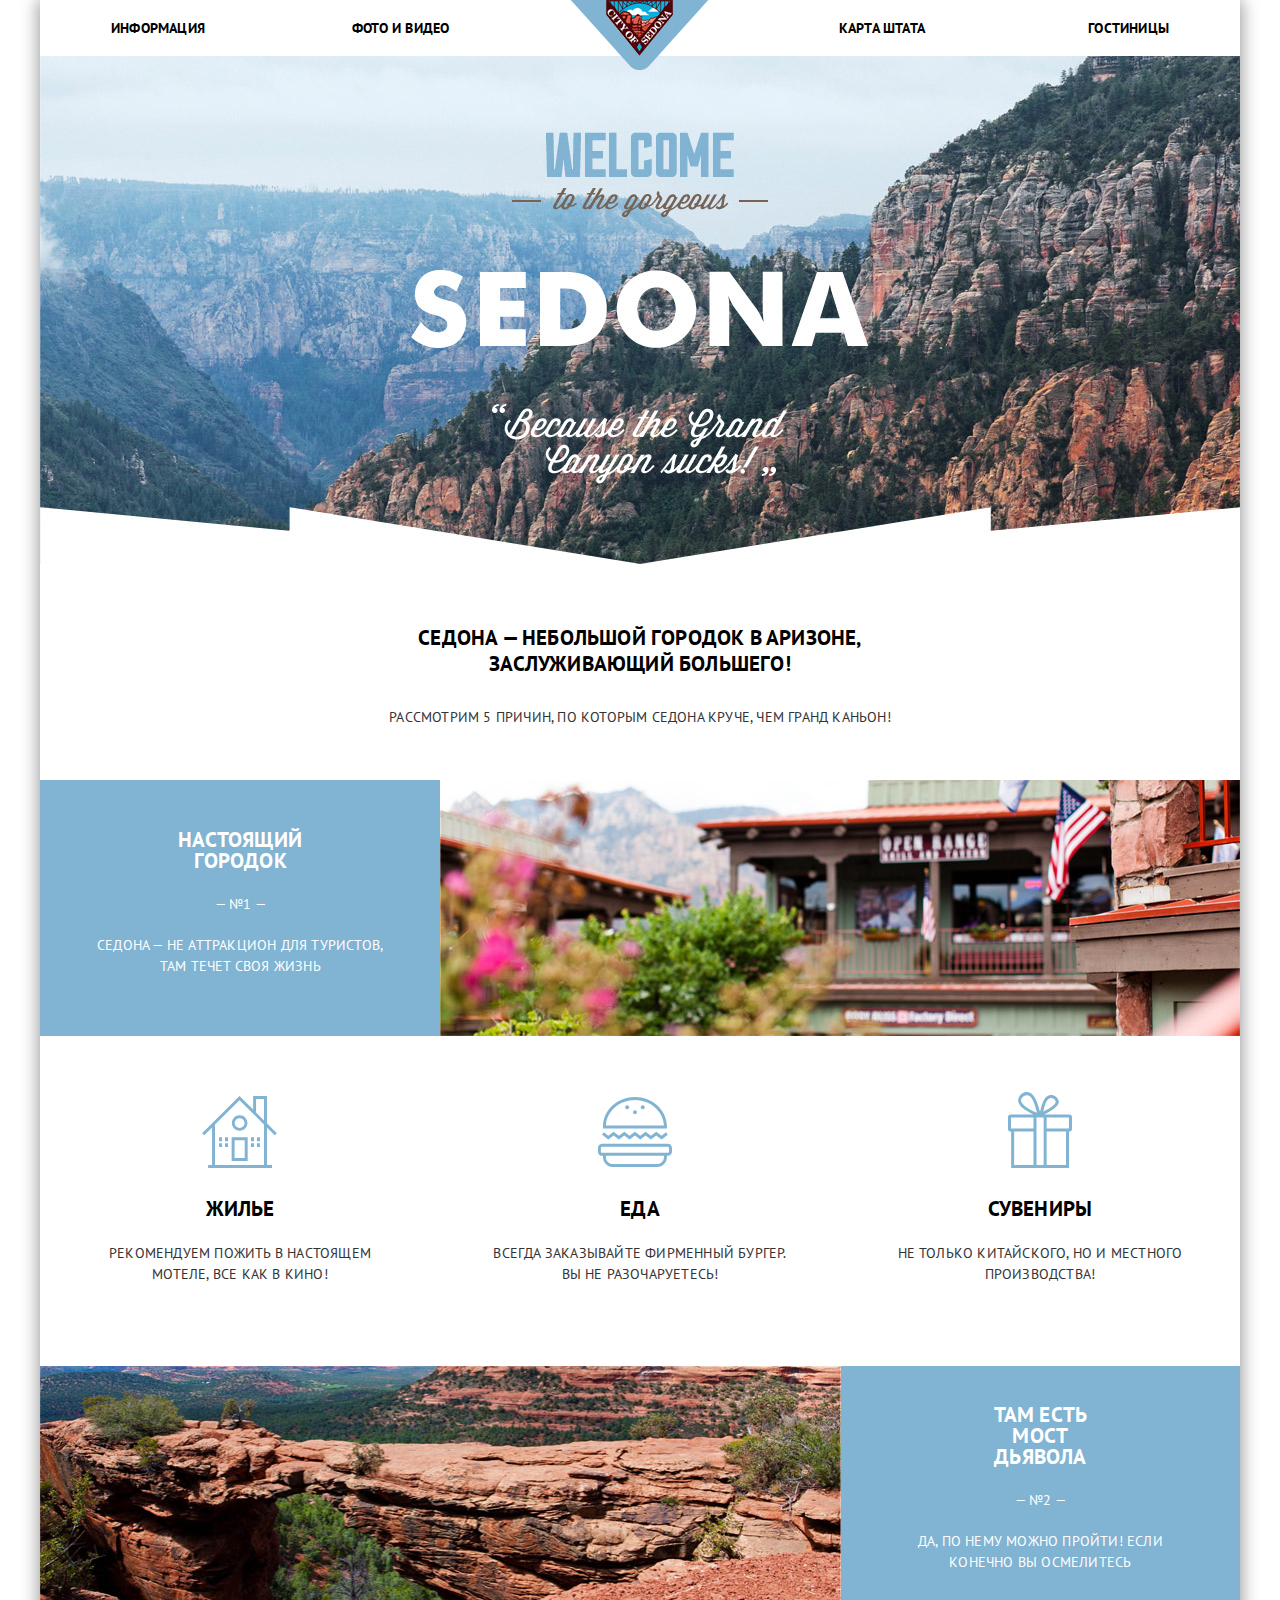
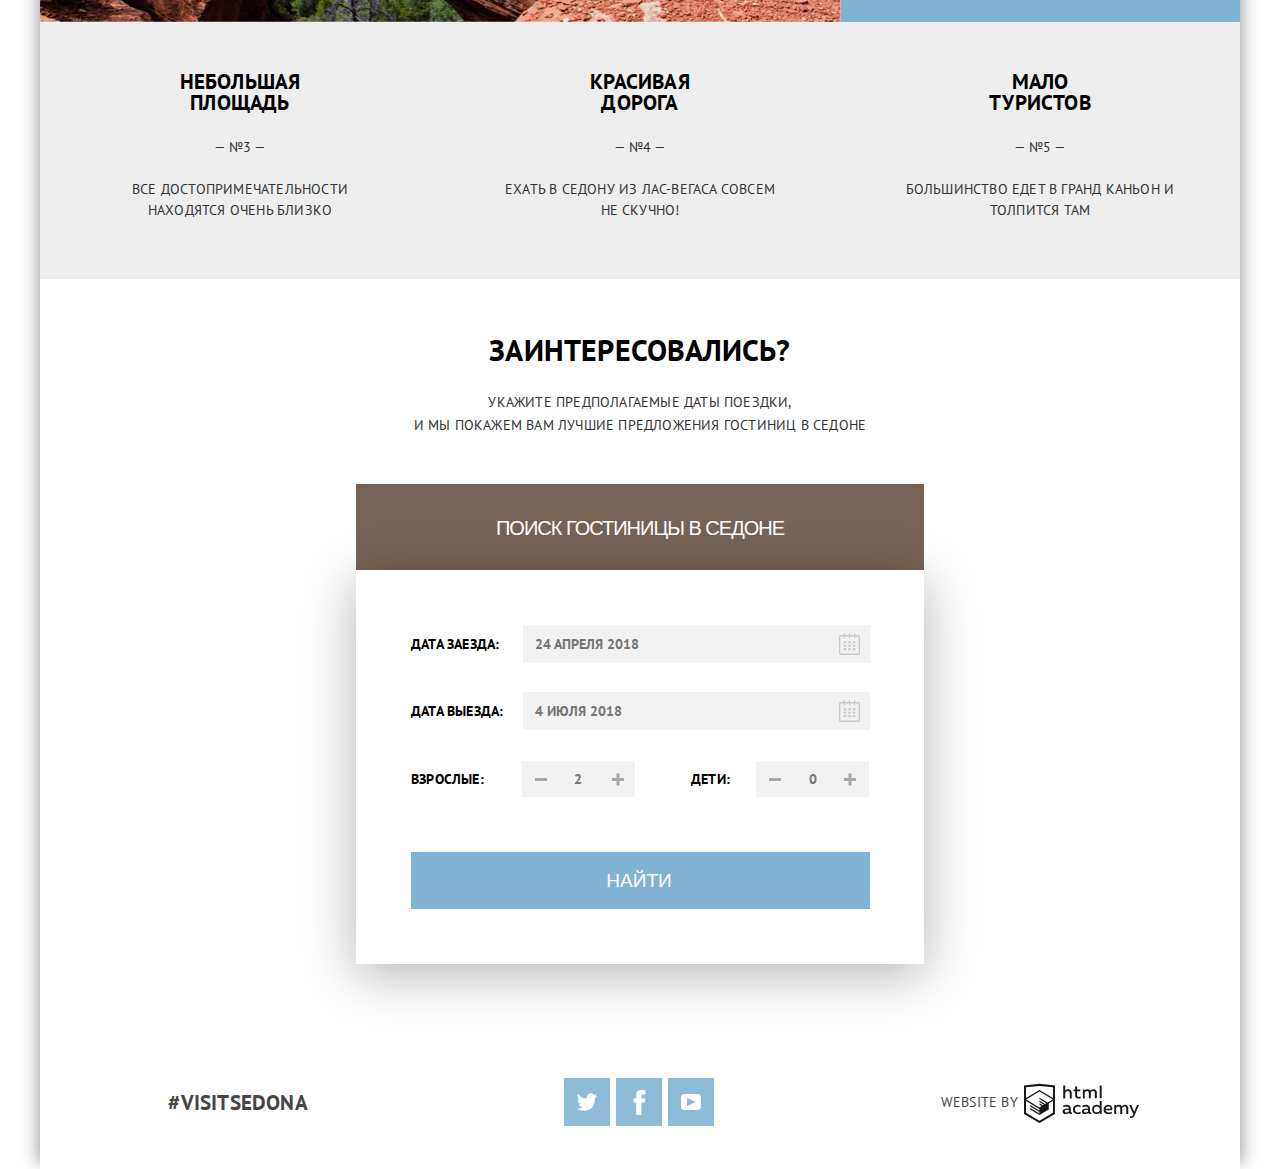
<file: index.html>
<!DOCTYPE html>
<html lang="ru">

  <head>
    <meta charset="utf-8">
    <title>HTML Academy: Седона</title>
	<link href="https://fonts.googleapis.com/css?family=PT+Sans:400,700&amp;subset=cyrillic" rel="stylesheet">
	<link href="css/normalize.css" rel="stylesheet">
	<link href="css/style.css" rel="stylesheet">
<!--	<script src="../500793-sedona/js/script.js"></script>-->
  </head>

  <body class="container">
	  <div class="main-wrapper-shadow">
      <header class="main-header">
			<nav class="main-navigation">
	<!--                Логотип c cсылкой ведущей на главную страницу-->
				<a class="main-header-logo" href="index.html">
					<img src="img/logo.png" alt="Лого">

				</a>
	<!--                Панель навигации в классы-->
				<div class="site-navigation-wrapper">
					<ul class="site-navigation">
						<li> <a href="info.html">Информация</a></li>
						<li> <a href="media.html">Фото и видео</a></li>
						<li> <a href="state-map.html">Карта штата</a></li>
						<li> <a href="inner.html">Гостиницы</a></li>
					</ul>
					</div>
			</nav>
      </header>
<!--             	   Контент гланой страницы-->
      <main class="container">

        <h1 class="visually-hidden">Добро пожаловать в Седону!</h1>
<!--                    Контентное изображение города Седона-->
		<div class="main-picture">
        </div>
<!--		  				Заголовок-->
		 <section class="features-title">
		 	<h2 class="title">Cедона — небольшой городок в Аризоне, Заслуживающий большего!</h2>
         	<p class="title-items">Рассмотрим 5 причин, по которым Седона круче, чем Гранд Каньон!</p>
		 </section>
<!--		 			1 Синий блок с описанием-->
		<div class="blue-block-wrapper">
		<div class="blue-feature-block">
			<h2 class="white-title">Настоящий городок</h2>
			<p> — №1 — </p>
			<p>Седона — не аттракцион для туристов, там течет своя жизнь</p>
		</div>
<!--		  				Изображение 1 блока-->
		<div class="photo-city">
		  <img src="img/city_photo.jpg" width="800" height="256" alt="Город">
		</div>
		</div>

		  <section class="advices">
			  <div class="advices-item">
				  <h3 class="black-title-advices">Жилье</h3>
				  <p>Рекомендуем пожить в настоящем мотеле, все как в кино!</p>
			  </div>
			  <div class="advices-item">
				  <h3 class="black-title-advices">Еда</h3>
				  <p>Всегда заказывайте фирменный бургер. Вы не разочаруетесь!</p>
			  </div>
			  <div class="advices-item">
				  <h3 class="black-title-advices">Сувениры</h3>
				  <p>Не только китайского, но и местного производства!</p>
			  </div>
		  </section>

<!--		 				2 Синий блок с описанием-->
		<div class="blue-block-wrapper">
			<!--		  				Изображение 2 блока-->
		<div class="photo-bridge">
		  <img src="img/bridge_photo.jpg" width="800" height="256" alt="Мост">
		</div>
<!--									Синий Блок-->
		<div class="blue-feature-block">
			<h2 class="white-title">Там есть мост дьявола</h2>
			<p> — №2 — </p>
			<p>Да, По нему можно пройти! Если конечно вы осмелитесь</p>
		</div>

		</div>
<!--		 				Секция последних трех преимуществ -->
		  <section class="gray-feature-block">
		  	<div class="gray-block">
				<h3 class="black-title-gray">Небольшая площадь</h3>
				<p>— №3 — </p>
                <p>Все достопримечательности находятся очень близко</p>
			</div>
			<div class="gray-block">
				<h3 class="black-title-gray">Красивая дорога</h3>
				<p>— №4 — </p>
                <p>Ехать в Седону из Лас-вегаса совсем не скучно!</p>
			</div>
			<div class="gray-block">
				<h3 class="black-title-gray">Мало туристов</h3>
				<p>— №5 — </p>
                <p>Большинство едет в Гранд Каньон и толпится там</p>
			</div>
		  </section>

<!--                      Блок поиска гостиницы-->
    <section class="search-hotels">
        <h3 class="search-black-title">Заинтересовались?</h3>
        <p>Укажите предполагаемые даты поездки,<br>и мы покажем вам лучшие предложения гостиниц в Седоне</p>
    </section>
		  <div class="search-button-wrapper">
		  <button class="search-button" value="Поиск гостиницы в Седоне">Поиск гостиницы в Седоне</button>
		  </div>
		  <!--             		  Изображение карты внизу-->
    <div class="map-photo">
		<section class="modal modal-search">
		<h2 class="visually-hidden">Модальное окно</h2>
        <form class="search-form" action="https://echo.htmlacademy.ru" method="post">
				<p class="search-form-in">
					<label for="in">Дата заезда:</label>
					<input class="check-in-date" type="text" name="in" id="in" placeholder="24 апреля 2018" required>
					<span class="svg-calendar">
						<svg xmlns="http://www.w3.org/2000/svg" width="21" height="22" viewBox="0 0 21 22"><path d="M19.25 2.02H16.4V.65c0-.38-.3-.7-.65-.7-.36 0-.66.32-.66.7v1.38h-3.94V.65c0-.38-.3-.7-.66-.7-.36 0-.66.32-.66.7v1.38H5.9V.65c0-.38-.3-.7-.65-.7-.36 0-.66.32-.66.7v1.38H1.74C.78 2.03 0 2.85 0 3.86v16.3C0 21.18.78 22 1.75 22h17.5c.97 0 1.75-.82 1.75-1.84V3.86c0-1-.78-1.83-1.75-1.83zm.44 18.14c0 .26-.2.46-.45.46H1.75c-.24 0-.44-.2-.44-.46V3.86c0-.25.2-.46.45-.46H4.6v1.38c0 .38.3.7.65.7.36 0 .66-.32.66-.7V3.4h3.94v1.38c0 .38.3.7.66.7.36 0 .66-.32.66-.7V3.4h3.93v1.38c0 .38.3.7.65.7.36 0 .66-.32.66-.7V3.4h2.85c.24 0 .44.2.44.46v16.3z"/><path d="M4.6 8.22H7.2v2.07H4.6zM4.6 11.67H7.2v2.07H4.6zM4.6 15.1H7.2v2.08H4.6zM9.2 15.1h2.62v2.08H9.2zM9.2 11.67h2.62v2.07H9.2zM9.2 8.22h2.62v2.07H9.2zM13.78 15.1h2.63v2.08H13.8zM13.78 11.67h2.63v2.07H13.8zM13.78 8.22h2.63v2.07H13.8z"/>
						</svg>
					</span>

				</p>




				<p class="search-form-out">
					<label for="out">Дата выезда:</label>
					<input class="check-out-date" type="text" name="out" id="out" placeholder="4 июля 2018" required>

						<span class="svg-calendar">
								<svg xmlns="http://www.w3.org/2000/svg" width="21" height="22" viewBox="0 0 21 22"><path d="M19.25 2.02H16.4V.65c0-.38-.3-.7-.65-.7-.36 0-.66.32-.66.7v1.38h-3.94V.65c0-.38-.3-.7-.66-.7-.36 0-.66.32-.66.7v1.38H5.9V.65c0-.38-.3-.7-.65-.7-.36 0-.66.32-.66.7v1.38H1.74C.78 2.03 0 2.85 0 3.86v16.3C0 21.18.78 22 1.75 22h17.5c.97 0 1.75-.82 1.75-1.84V3.86c0-1-.78-1.83-1.75-1.83zm.44 18.14c0 .26-.2.46-.45.46H1.75c-.24 0-.44-.2-.44-.46V3.86c0-.25.2-.46.45-.46H4.6v1.38c0 .38.3.7.65.7.36 0 .66-.32.66-.7V3.4h3.94v1.38c0 .38.3.7.66.7.36 0 .66-.32.66-.7V3.4h3.93v1.38c0 .38.3.7.65.7.36 0 .66-.32.66-.7V3.4h2.85c.24 0 .44.2.44.46v16.3z"/><path d="M4.6 8.22H7.2v2.07H4.6zM4.6 11.67H7.2v2.07H4.6zM4.6 15.1H7.2v2.08H4.6zM9.2 15.1h2.62v2.08H9.2zM9.2 11.67h2.62v2.07H9.2zM9.2 8.22h2.62v2.07H9.2zM13.78 15.1h2.63v2.08H13.8zM13.78 11.67h2.63v2.07H13.8zM13.78 8.22h2.63v2.07H13.8z"/>
								</svg>
						</span>
				</p>


			<div class="persons-wrapper">
				<div class="adults-wrapper">
					<p class="search-form-adults">
						<label for="adults">Взрослые:</label>
						<span class="svg-minus"></span>
						<input class="adults" type="text" name="adults-number" id="adults" placeholder="2" required>
						<span class="svg-plus"></span>
					</p>
				</div>

				<div class="chldren-wrapper">
					<p class="search-form-children">
						<label for="children">Дети:</label>
						<span class="svg-minus"></span>
						<input class="children" type="text" name="children-number" id="children" placeholder="0" required>
						<span class="svg-plus"></span>
					</p>
				</div>
			</div>

			<button class="find-button" type="submit">Найти</button>
        </form>
    </section>
    	<iframe src="https://www.google.com/maps/embed?pb=!1m10!1m8!1m3!1d466974.06905894156!2d-111.70343971593435!3d34.7909040567221!3m2!1i1024!2i768!4f13.1!5e0!3m2!1sru!2sru!4v1504185780705" width="1200" height="593" style="border:0" allowfullscreen>
		</iframe>
    </div>
	</main>

<!--                        ФУТЕР-->
    <footer class="main-footer">
		<div class="container">
<!--                        Тег-->
        <p class="footer-tag">#VISITSEDONA</p>
<!--                        Кнопки соц сетей-->
        <div class="footer-social">
            <ul>
				<li> <a class="social-button" href="twitter.com"><span class="visually-hidden">Твиттер</span><svg xmlns="http://www.w3.org/2000/svg" xmlns:xlink="http://www.w3.org/1999/xlink" width="20" height="20" viewBox="0 0 17 15"><image overflow="visible" width="20" height="20"/><path fill="#fff" d="M10.95.144c1.685-.496 2.984.27 3.577 1.179.673-.231 1.331-.481 2.011-.708a2.345 2.345 0 0 1-.857 1.768c.685.17 1.304-.491 1.304-.491-.169 1-1.006 1.788-1.563 2.024-.231 6.75-3.175 11.217-10.077 11.082h-.446c-.41 0-4.164-.46-4.898-1.887 2.271.196 3.893-.422 4.693-1.177-.96-.3-2.679-.477-2.979-2.95.349.106.564.228 1.19.119C1.705 8.247.374 7.53.448 5.33c.285.328 1.067.536 1.34.472C1.085 5.561-.182 2.442.894.85c1.818 1.854 3.735 3.606 7.152 3.773C8.254 2.33 9.183.793 10.95.144z"/></svg></a></li>

                <li><a class="social-button" href="#"><span class="visually-hidden">Фейсбук</span>
        <svg xmlns="http://www.w3.org/2000/svg" width="25" height="25" viewBox="0 0 10.15 21.74">
          <path d="M3.34 1.12A4.77 4.77 0 0 1 6.53 0h3.61v3.81H7.81a1.07 1.07 0 0 0-1.09.83v2.55h3.42c-.08 1.23-.24 2.45-.41 3.67h-3v10.87H2.21V10.86H0V7.21h2.19V3.66a3.83 3.83 0 0 1 1.15-2.54z" fill="#fff">
          </path>
        </svg>
      </a></li>

                <li> <a class="social-button" href="youtube.com"><span class="visually-hidden">Ютуб</span><svg xmlns="http://www.w3.org/2000/svg" xmlns:xlink="http://www.w3.org/1999/xlink" width="20" height="16" viewBox="0 0 20 16"><image overflow="visible" width="25" height="20" /><path fill="#fff" d="M17 0H3C1.35 0 0 1.35 0 3v10c0 1.65 1.35 3 3 3h14c1.65 0 3-1.35 3-3V3c0-1.65-1.35-3-3-3zM6.027 11.998V4.002L15.014 8l-8.987 3.998z"/></svg></a></li>
            </ul>
        </div>
<!--                        Лого с ссылкой на академию-->
	<div class="copyright-wrapper">
		<p class="footer-copyright">Website by</p>
		<a class="academy-logo" href="https://htmlacademy.ru/intensive/htmlcss">
                    <svg width="115" height="41" id="Layer_1" data-name="Layer 1" xmlns="http://www.w3.org/2000/svg" viewBox="0 0 108.08 36.85"><title>logo-htmlacademy-small1</title><path d="M44.61,26.88a2,2,0,0,0,.55-0.1v1.33a3.25,3.25,0,0,1-1.18.21,1.67,1.67,0,0,1-1.67-1,4.84,4.84,0,0,1-3.14,1.08c-1.51,0-2.91-.83-2.91-2.55,0-2.13,2-2.79,3.71-2.79a11.08,11.08,0,0,1,2.17.25v-0.3c0-1-.76-1.77-2.19-1.77a7.42,7.42,0,0,0-3,.64v-1.7a10.21,10.21,0,0,1,3.19-.55c2.36,0,3.81,1.12,3.81,3.65v3a0.54,0.54,0,0,0,.49.59h0.17Zm-6.44-1.13A1.35,1.35,0,0,0,39.63,27h0.11a3.39,3.39,0,0,0,2.41-1V24.58a9.72,9.72,0,0,0-1.81-.21c-1,0-2.16.33-2.16,1.38h0Zm12.36-6.11a5,5,0,0,1,2.57.64V22a4.08,4.08,0,0,0-2.3-.7,2.75,2.75,0,1,0,0,5.49,5,5,0,0,0,2.43-.64v1.71a6.27,6.27,0,0,1-2.76.57A4.21,4.21,0,0,1,46,24.51q0-.21,0-0.41a4.32,4.32,0,0,1,4.18-4.46h0.38Zm12.17,7.24a2,2,0,0,0,.55-0.1v1.33a3.25,3.25,0,0,1-1.18.21,1.67,1.67,0,0,1-1.67-1,4.84,4.84,0,0,1-3.14,1.08c-1.51,0-2.91-.83-2.91-2.55,0-2.13,2-2.79,3.71-2.79a11.08,11.08,0,0,1,2.17.25v-0.3c0-1-.76-1.77-2.19-1.77a7.42,7.42,0,0,0-3,.64v-1.7a10.21,10.21,0,0,1,3.19-.55c2.36,0,3.81,1.12,3.81,3.65v3a0.54,0.54,0,0,0,.49.59h0.17Zm-6.44-1.13A1.35,1.35,0,0,0,57.73,27h0.11a3.39,3.39,0,0,0,2.41-1V24.58a9.72,9.72,0,0,0-1.81-.21c-1.06,0-2.16.33-2.16,1.38h0ZM73,16V28.2H71.35V26.88a3.88,3.88,0,0,1-3.19,1.54,4.4,4.4,0,0,1,0-8.78,3.81,3.81,0,0,1,3,1.3V16H73Zm-4.53,5.22a2.76,2.76,0,1,0,0,5.52A2.86,2.86,0,0,0,71.15,25V23A2.91,2.91,0,0,0,68.49,21.27ZM79,19.64c3.31,0,4.46,2.68,3.92,5.09H76.7c0.21,1.5,1.67,2.11,3.19,2.11a6.11,6.11,0,0,0,2.64-.59v1.6a7.14,7.14,0,0,1-3,.57C77,28.42,74.78,27,74.78,24a4.18,4.18,0,0,1,4-4.39H79Zm0.09,1.54a2.28,2.28,0,0,0-2.44,2.1v0.06H81.3A2,2,0,0,0,79.13,21.18Zm5.73,7V19.87h1.65v1a3.81,3.81,0,0,1,2.78-1.27A2.86,2.86,0,0,1,91.89,21a4.12,4.12,0,0,1,2.91-1.33A3.06,3.06,0,0,1,98,23V28.2h-1.9V23.05a1.59,1.59,0,0,0-1.42-1.75H94.42a2.8,2.8,0,0,0-2.07,1.12V28.2h-1.9V23.05A1.59,1.59,0,0,0,89,21.31H88.8a3,3,0,0,0-2.21,1.29v5.63H84.86Zm21.31-8.33h1.9l-3.91,9.46c-0.9,2.17-2.09,2.86-3.35,2.86a4.76,4.76,0,0,1-1.1-.14V30.46a2.86,2.86,0,0,0,.85.12c0.9,0,1.58-.64,2.07-1.9l0.17-.42-4-8.4h2l2.86,6.29ZM38.73,1.46V6.22a3.81,3.81,0,0,1,2.7-1.14,3.25,3.25,0,0,1,3.44,3.4v5.15H43V8.72a1.81,1.81,0,0,0-1.61-2h-0.3a2.93,2.93,0,0,0-2.32,1.39v5.52h-1.9V1.46h1.9ZM49.94,2.31v3h3V6.91h-3v3.81c0,1.1.5,1.46,1.58,1.46a4.49,4.49,0,0,0,1.69-.33v1.6A6.8,6.8,0,0,1,51,13.8a2.55,2.55,0,0,1-2.86-2.74V6.89H46.58V5.26h1.5V2.74Zm5.4,11.31V5.28H57v1A3.81,3.81,0,0,1,59.77,5a2.86,2.86,0,0,1,2.6,1.33A4.12,4.12,0,0,1,65.28,5,3.06,3.06,0,0,1,68.44,8.4v5.21h-1.9V8.46a1.59,1.59,0,0,0-1.42-1.75H64.89a2.8,2.8,0,0,0-2.07,1.12v5.78h-1.9V8.46A1.59,1.59,0,0,0,59.5,6.71H59.27A3,3,0,0,0,57.06,8v5.63H55.34ZM71.17,1.45H73V13.6H71.17V1.45ZM14.71,0H14.55L0,1.54V28.21l14.55,8.66,14.55-8.66V1.54Zm12.5,27.1L14.55,34.64,1.9,27.12V16.18l12.59,7.5V25L5.86,19.9v1.31l8.68,5.21v1.39L5.87,22.65V24l8.68,5.21,8.75-5.24V18.31L27.2,16V27.12Zm0-12.53-3.48,2-1.6,1L14.51,13v1.31L21,18.23H21l-0.14.09-1,.54-5.37-3.2V17l4.24,2.52-1,.67-3.2-1.9v1.31l2.1,1.24L14.5,22.1,2,14.65,14.51,7.11Zm0-1.32L14.49,5.76,1.91,13.25v-10L14.56,1.92,27.21,3.25v10h0Z" transform="translate(0 -0.02)"/>
					</svg>
                </a>

	</div>
	</div>
    </footer>


<!--		    Попап поиска гостиницы-->






	  <script>
		  var search = document.querySelector(".search-button");
		  var popup = document.querySelector(".modal");
		  var dateIn = popup.querySelector("[name=in]");
		  var dateOut = popup.querySelector("[name=out]");
		  var form = popup.querySelector("form");
		  var adultsNumber = popup.querySelector("[name=adults-number]");
		  var childrenNumber = popup.querySelector("[name=children-number]");

		search.addEventListener("click", function (evt) {
		"use strict";
		evt.preventDefault();
		popup.classList.toggle("modal-hide");
		popup.classList.remove("modal-error");
		dateIn.focus();
		});



		form.addEventListener("submit", function (evt) {
		if (!dateIn.value || !dateOut.value || !adultsNumber.value || !childrenNumber.value) {
		evt.preventDefault();
		popup.classList.remove("modal-error");
      	popup.offsetWidth = popup.offsetWidth;
		popup.classList.add("modal-error");
		console.log("нужно заполнить");
		}
		});

	  </script>



	 </div>
  </body>

</html>
</file>
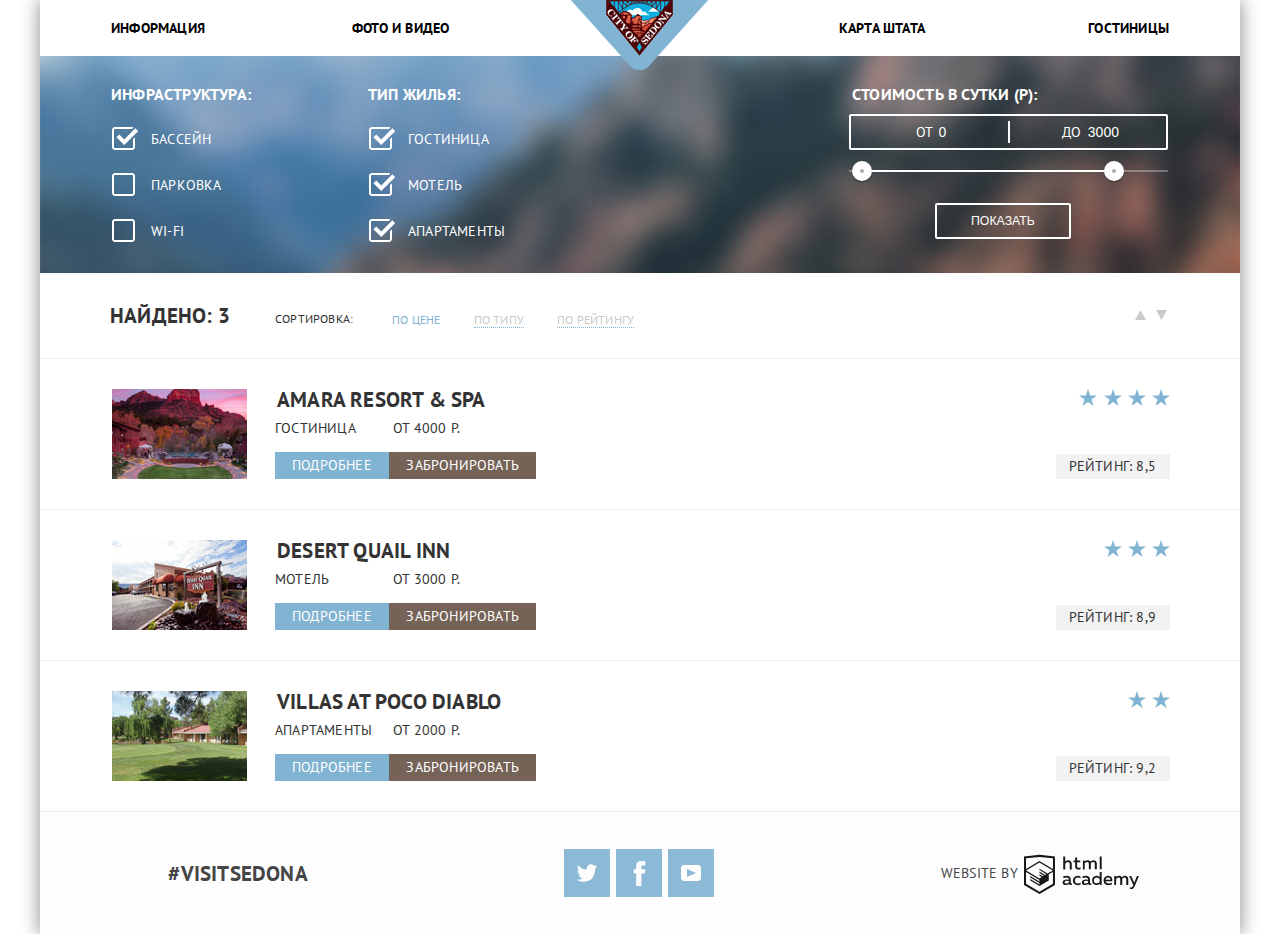
<file: inner.html>
<!DOCTYPE html>
<html lang="ru">

  <head>
    <meta charset="utf-8">
    <title>HTML Academy: Седона</title>
	<link href="https://fonts.googleapis.com/css?family=PT+Sans:400,700&amp;subset=cyrillic" rel="stylesheet">
	<link href="css/normalize.css" rel="stylesheet">
	<link href="css/style.css" rel="stylesheet">
  </head>

  <body>
	  <div class="main-wrapper-shadow">
      <header class="main-header">
        <nav class="main-navigation">
<!--                Логотип c cсылкой ведущей на главную страницу-->
            <a class="main-header-logo" href="index.html">
						<img src="img/logo.png" alt="Лого">
					</a>
<!--                Панель навигации в классы-->
			<div class="site-navigation-wrapper">
            <ul class="site-navigation">
                <li> <a href="info.html">Информация</a></li>
                <li> <a href="media.html">Фото и видео</a></li>
                <li> <a href="state-map.html">Карта штата</a></li>
                <li> <a href="inner.html">Гостиницы</a></li>
            </ul>
			</div>
        </nav>
      </header>


<!--                 Фильтр поиска гостиниц-->
    <main class="container">


		<form action="https://echo.htmlacademy.ru" method="post">
        <fieldset class="search-filter">
		<legend class="visually-hidden">Фильтр гостиниц</legend>


		<div class="search-filter-wrapper">
			<div class="left-side-wrapper">
				<fieldset class="infrastructure-wrapper">
				<legend>Инфраструктура:</legend>
				<ul class="infrastructure">
					<li>
						<label class="form-checkbox" for="swim-pool-field">Бассейн

							<input class="visually-hidden" type="checkbox" checked name="swim-pool" id="swim-pool-field" >
							<span class="checkbox-indicator">

							</span>
						</label>
					</li>

					<li>
						<label class="form-checkbox" for="parking-field">Парковка
							<input class="visually-hidden" type="checkbox"  name="parking" id="parking-field">
							<span class="checkbox-indicator"></span>
						</label>
					</li>
					<li>
						<label class="form-checkbox" for="wifi-field">Wi-Fi
							<input class="visually-hidden" type="checkbox"  name="wifi" id="wifi-field">
							<span class="checkbox-indicator"></span>
						</label>
					</li>
				</ul>
				</fieldset>


				<fieldset class="types-wrapper">
				<legend>Тип жилья:</legend>
				<ul class="type-of-hotels">
					<li>
						<label class="form-checkbox" for="hotel-field">Гостиница
							<input class="visually-hidden" type="checkbox" checked name="hotel" id="hotel-field">
							<span class="checkbox-indicator"></span>
						</label>
					</li>
					<li>
						<label class="form-checkbox" for="motel-field">Мотель
							<input class="visually-hidden" type="checkbox"  checked name="motel" id="motel-field">
							<span class="checkbox-indicator"></span>
						</label>
					</li>
					<li>

						<label class="form-checkbox" for="apartments-field">Апартаменты
							<input class="visually-hidden" type="checkbox"  checked name="apartments" id="apartments-field">
							<span class="checkbox-indicator"></span>
						</label>
					</li>
				</ul>

				</fieldset>
				</div>
							<!--						Фильтр диапазон цен-->
			<div class="right-side-wrapper">
			<fieldset class="day-cost-wrapper">
				<legend class="filter-range-title">Стоимость в сутки (р):</legend>
			<div class="filter-range">

      <div class="price-controls">
        <label class="min-price">от <input type="text" name="min-price" value="0"></label>
        <label class="max-price">до <input type="text" name="max-price" value="3000"></label>
      </div>
      <div class="range-controls">
        <div class="scale">
          <div class="bar"></div>
        </div>
        <div class="range-toggle range-toggle-min"></div>
        <div class="range-toggle range-toggle-max"></div>
      </div>
      <button class="btn-transparent" type="submit">Показать</button>
			</div>
			</fieldset>
			</div>
		</div>

		</fieldset>
    </form>



<!--                		Сортировка-->
        <section class="main-sorting">
			<div class="sorting-title">
				<h3>Найдено: 3</h3>
			</div>
			<div class="sorting-wrapper">
				<span>Сортировка:</span>
					<div class="sorting-wrapper">
						<ul class="sorting">
							<li><a class="sorting-button active" href="#">По цене</a></li>
							<li><a class="sorting-button" href="#">По типу</a></li>
							<li><a class="sorting-button" href="#">По рейтингу</a></li>
						</ul>
					</div>
			</div>
	<!--						Треугольники сортировки-->
				<div class="triangles">
					<span class="up">
						<svg xmlns="http://www.w3.org/2000/svg" width="11" height="10" viewBox="0 0 11 10"><path fill="#" d="M5.5 0L0 10h11z"/></svg>
					</span>
					<span class="down">
						<svg xmlns="http://www.w3.org/2000/svg" width="11" height="10" viewBox="0 0 11 10"><path fill="#" d="M5.5 10L0 0h11"/></svg>
					</span>
				</div>

        </section>

<!--                    	Результат поиска-->

		<section class="result">
			<div class="result-wrapper">
				<div class="left-block-result">
					<div class="hotels-image">
						<img src="img/photo1.jpg" width="135" height="90" alt="Фото Amara Resort">
					</div>


					<div class="about">
						<h3>Amara Resort & Spa</h3>
						<div class="price">
							<p>Гостиница</p>
							<p>от 4000 Р.</p>
						</div>

						<a class="button-more" href="#">Подробнее</a>
						<a class="button-reserve" href="#">Забронировать</a>
					</div>
				</div>

				<div class="right-block-result">
					<div class="stars">
						<span class="stars">
						<svg xmlns="http://www.w3.org/2000/svg" width="18" height="17" viewBox="0 0 18 17"><path fill="#81B3D2" d="M9.002 0l2.126 6.494h6.877l-5.564 4.012L14.566 17l-5.564-4.013L3.438 17l2.126-6.494L0 6.494h6.878z"/></svg>
						</span>
						<span class="stars">
						<svg xmlns="http://www.w3.org/2000/svg" width="18" height="17" viewBox="0 0 18 17"><path fill="#81B3D2" d="M9.002 0l2.126 6.494h6.877l-5.564 4.012L14.566 17l-5.564-4.013L3.438 17l2.126-6.494L0 6.494h6.878z"/></svg>
						</span>
						<span class="stars">
						<svg xmlns="http://www.w3.org/2000/svg" width="18" height="17" viewBox="0 0 18 17"><path fill="#81B3D2" d="M9.002 0l2.126 6.494h6.877l-5.564 4.012L14.566 17l-5.564-4.013L3.438 17l2.126-6.494L0 6.494h6.878z"/></svg>
						</span>
						<span class="stars">
						<svg xmlns="http://www.w3.org/2000/svg" width="18" height="17" viewBox="0 0 18 17"><path fill="#81B3D2" d="M9.002 0l2.126 6.494h6.877l-5.564 4.012L14.566 17l-5.564-4.013L3.438 17l2.126-6.494L0 6.494h6.878z"/></svg>
						</span>
					</div>
						<span class="rating">Рейтинг: 8,5</span>
				</div>
			</div>

			<div class="result-wrapper">
					<div class="left-block-result">
						<div class="hotels-image">
							<img src="img/photo2.jpg" width="135" height="90" alt="Фото Amara Resort">
						</div>

					<div class="about">
						<h3>Desert Quail Inn</h3>
						<div class="price">
							<p>Мотель</p>
							<p>от 3000 Р.</p>
						</div>

						<a class="button-more" href="#">Подробнее</a>
						<a class="button-reserve" href="#">Забронировать</a>
					</div>
				</div>

				<div class="right-block-result">
					<div class="stars">
						<span class="stars">
						<svg xmlns="http://www.w3.org/2000/svg" width="18" height="17" viewBox="0 0 18 17"><path fill="#81B3D2" d="M9.002 0l2.126 6.494h6.877l-5.564 4.012L14.566 17l-5.564-4.013L3.438 17l2.126-6.494L0 6.494h6.878z"/></svg>
						</span>
						<span class="stars">
						<svg xmlns="http://www.w3.org/2000/svg" width="18" height="17" viewBox="0 0 18 17"><path fill="#81B3D2" d="M9.002 0l2.126 6.494h6.877l-5.564 4.012L14.566 17l-5.564-4.013L3.438 17l2.126-6.494L0 6.494h6.878z"/></svg>
						</span>
						<span class="stars">
						<svg xmlns="http://www.w3.org/2000/svg" width="18" height="17" viewBox="0 0 18 17"><path fill="#81B3D2" d="M9.002 0l2.126 6.494h6.877l-5.564 4.012L14.566 17l-5.564-4.013L3.438 17l2.126-6.494L0 6.494h6.878z"/></svg>
						</span>
					</div>
					<span class="rating">Рейтинг: 8,9</span>
				</div>
			</div>


			<div class="result-wrapper">
				<div class="left-block-result">
					<div class="hotels-image">
						<img src="img/photo3.jpg" width="135" height="90" alt="Фото Amara Resort">
					</div>


					<div class="about">
						<h3>Villas at poco diablo</h3>
						<div class="price">
							<p>Апартаменты</p>
							<p>от 2000 Р.</p>
						</div>

						<a class="button-more" href="#">Подробнее</a>
						<a class="button-reserve" href="#">Забронировать</a>
					</div>
				</div>

				<div class="right-block-result">
					<div class="stars">
						<span class="stars">
						<svg xmlns="http://www.w3.org/2000/svg" width="18" height="17" viewBox="0 0 18 17"><path fill="#81B3D2" d="M9.002 0l2.126 6.494h6.877l-5.564 4.012L14.566 17l-5.564-4.013L3.438 17l2.126-6.494L0 6.494h6.878z"/></svg>
						</span>
						<span class="stars">
						<svg xmlns="http://www.w3.org/2000/svg" width="18" height="17" viewBox="0 0 18 17"><path fill="#81B3D2" d="M9.002 0l2.126 6.494h6.877l-5.564 4.012L14.566 17l-5.564-4.013L3.438 17l2.126-6.494L0 6.494h6.878z"/></svg>
						</span>


					</div>
						<span class="rating">Рейтинг: 9,2</span>
				</div>
			</div>

        </section>
    </main>
  <!--                        ФУТЕР-->
<footer class="main-footer  hotels-footer">
		<div class="container">
<!--                        Тег-->
        <p class="footer-tag">#VISITSEDONA</p>
<!--                        Кнопки соц сетей-->
        <div class="footer-social">
            <ul>
				<li> <a class="social-button" href="twitter.com"><span class="visually-hidden">Твиттер</span><svg xmlns="http://www.w3.org/2000/svg" xmlns:xlink="http://www.w3.org/1999/xlink" width="20" height="20" viewBox="0 0 17 15"><image overflow="visible" width="20" height="20"/><path fill="#FFF" d="M10.95.144c1.685-.496 2.984.27 3.577 1.179.673-.231 1.331-.481 2.011-.708a2.345 2.345 0 0 1-.857 1.768c.685.17 1.304-.491 1.304-.491-.169 1-1.006 1.788-1.563 2.024-.231 6.75-3.175 11.217-10.077 11.082h-.446c-.41 0-4.164-.46-4.898-1.887 2.271.196 3.893-.422 4.693-1.177-.96-.3-2.679-.477-2.979-2.95.349.106.564.228 1.19.119C1.705 8.247.374 7.53.448 5.33c.285.328 1.067.536 1.34.472C1.085 5.561-.182 2.442.894.85c1.818 1.854 3.735 3.606 7.152 3.773C8.254 2.33 9.183.793 10.95.144z"/></svg></a></li>

                <li><a class="social-button" href="#"><span class="visually-hidden">Фейсбук</span>
        <svg xmlns="http://www.w3.org/2000/svg" width="25" height="25" viewBox="0 0 10.15 21.74">
          <path d="M3.34 1.12A4.77 4.77 0 0 1 6.53 0h3.61v3.81H7.81a1.07 1.07 0 0 0-1.09.83v2.55h3.42c-.08 1.23-.24 2.45-.41 3.67h-3v10.87H2.21V10.86H0V7.21h2.19V3.66a3.83 3.83 0 0 1 1.15-2.54z" fill="#fff">
          </path>
        </svg>
      </a></li>

                <li> <a class="social-button" href="youtube.com"><span class="visually-hidden">Ютуб</span><svg xmlns="http://www.w3.org/2000/svg" xmlns:xlink="http://www.w3.org/1999/xlink" width="20" height="16" viewBox="0 0 20 16"><image overflow="visible" width="25" height="20" /><path fill="#FFF" d="M17 0H3C1.35 0 0 1.35 0 3v10c0 1.65 1.35 3 3 3h14c1.65 0 3-1.35 3-3V3c0-1.65-1.35-3-3-3zM6.027 11.998V4.002L15.014 8l-8.987 3.998z"/></svg></a></li>
            </ul>
        </div>
<!--                        Лого с ссылкой на академию-->
	<div class="copyright-wrapper">
		<p class="footer-copyright">Website by</p>
		<a class="academy-logo" href="https://htmlacademy.ru/intensive/htmlcss">
                    <svg width="115" height="41" id="Layer_1" data-name="Layer 1" xmlns="http://www.w3.org/2000/svg" viewBox="0 0 108.08 36.85"><title>logo-htmlacademy-small1</title><path d="M44.61,26.88a2,2,0,0,0,.55-0.1v1.33a3.25,3.25,0,0,1-1.18.21,1.67,1.67,0,0,1-1.67-1,4.84,4.84,0,0,1-3.14,1.08c-1.51,0-2.91-.83-2.91-2.55,0-2.13,2-2.79,3.71-2.79a11.08,11.08,0,0,1,2.17.25v-0.3c0-1-.76-1.77-2.19-1.77a7.42,7.42,0,0,0-3,.64v-1.7a10.21,10.21,0,0,1,3.19-.55c2.36,0,3.81,1.12,3.81,3.65v3a0.54,0.54,0,0,0,.49.59h0.17Zm-6.44-1.13A1.35,1.35,0,0,0,39.63,27h0.11a3.39,3.39,0,0,0,2.41-1V24.58a9.72,9.72,0,0,0-1.81-.21c-1,0-2.16.33-2.16,1.38h0Zm12.36-6.11a5,5,0,0,1,2.57.64V22a4.08,4.08,0,0,0-2.3-.7,2.75,2.75,0,1,0,0,5.49,5,5,0,0,0,2.43-.64v1.71a6.27,6.27,0,0,1-2.76.57A4.21,4.21,0,0,1,46,24.51q0-.21,0-0.41a4.32,4.32,0,0,1,4.18-4.46h0.38Zm12.17,7.24a2,2,0,0,0,.55-0.1v1.33a3.25,3.25,0,0,1-1.18.21,1.67,1.67,0,0,1-1.67-1,4.84,4.84,0,0,1-3.14,1.08c-1.51,0-2.91-.83-2.91-2.55,0-2.13,2-2.79,3.71-2.79a11.08,11.08,0,0,1,2.17.25v-0.3c0-1-.76-1.77-2.19-1.77a7.42,7.42,0,0,0-3,.64v-1.7a10.21,10.21,0,0,1,3.19-.55c2.36,0,3.81,1.12,3.81,3.65v3a0.54,0.54,0,0,0,.49.59h0.17Zm-6.44-1.13A1.35,1.35,0,0,0,57.73,27h0.11a3.39,3.39,0,0,0,2.41-1V24.58a9.72,9.72,0,0,0-1.81-.21c-1.06,0-2.16.33-2.16,1.38h0ZM73,16V28.2H71.35V26.88a3.88,3.88,0,0,1-3.19,1.54,4.4,4.4,0,0,1,0-8.78,3.81,3.81,0,0,1,3,1.3V16H73Zm-4.53,5.22a2.76,2.76,0,1,0,0,5.52A2.86,2.86,0,0,0,71.15,25V23A2.91,2.91,0,0,0,68.49,21.27ZM79,19.64c3.31,0,4.46,2.68,3.92,5.09H76.7c0.21,1.5,1.67,2.11,3.19,2.11a6.11,6.11,0,0,0,2.64-.59v1.6a7.14,7.14,0,0,1-3,.57C77,28.42,74.78,27,74.78,24a4.18,4.18,0,0,1,4-4.39H79Zm0.09,1.54a2.28,2.28,0,0,0-2.44,2.1v0.06H81.3A2,2,0,0,0,79.13,21.18Zm5.73,7V19.87h1.65v1a3.81,3.81,0,0,1,2.78-1.27A2.86,2.86,0,0,1,91.89,21a4.12,4.12,0,0,1,2.91-1.33A3.06,3.06,0,0,1,98,23V28.2h-1.9V23.05a1.59,1.59,0,0,0-1.42-1.75H94.42a2.8,2.8,0,0,0-2.07,1.12V28.2h-1.9V23.05A1.59,1.59,0,0,0,89,21.31H88.8a3,3,0,0,0-2.21,1.29v5.63H84.86Zm21.31-8.33h1.9l-3.91,9.46c-0.9,2.17-2.09,2.86-3.35,2.86a4.76,4.76,0,0,1-1.1-.14V30.46a2.86,2.86,0,0,0,.85.12c0.9,0,1.58-.64,2.07-1.9l0.17-.42-4-8.4h2l2.86,6.29ZM38.73,1.46V6.22a3.81,3.81,0,0,1,2.7-1.14,3.25,3.25,0,0,1,3.44,3.4v5.15H43V8.72a1.81,1.81,0,0,0-1.61-2h-0.3a2.93,2.93,0,0,0-2.32,1.39v5.52h-1.9V1.46h1.9ZM49.94,2.31v3h3V6.91h-3v3.81c0,1.1.5,1.46,1.58,1.46a4.49,4.49,0,0,0,1.69-.33v1.6A6.8,6.8,0,0,1,51,13.8a2.55,2.55,0,0,1-2.86-2.74V6.89H46.58V5.26h1.5V2.74Zm5.4,11.31V5.28H57v1A3.81,3.81,0,0,1,59.77,5a2.86,2.86,0,0,1,2.6,1.33A4.12,4.12,0,0,1,65.28,5,3.06,3.06,0,0,1,68.44,8.4v5.21h-1.9V8.46a1.59,1.59,0,0,0-1.42-1.75H64.89a2.8,2.8,0,0,0-2.07,1.12v5.78h-1.9V8.46A1.59,1.59,0,0,0,59.5,6.71H59.27A3,3,0,0,0,57.06,8v5.63H55.34ZM71.17,1.45H73V13.6H71.17V1.45ZM14.71,0H14.55L0,1.54V28.21l14.55,8.66,14.55-8.66V1.54Zm12.5,27.1L14.55,34.64,1.9,27.12V16.18l12.59,7.5V25L5.86,19.9v1.31l8.68,5.21v1.39L5.87,22.65V24l8.68,5.21,8.75-5.24V18.31L27.2,16V27.12Zm0-12.53-3.48,2-1.6,1L14.51,13v1.31L21,18.23H21l-0.14.09-1,.54-5.37-3.2V17l4.24,2.52-1,.67-3.2-1.9v1.31l2.1,1.24L14.5,22.1,2,14.65,14.51,7.11Zm0-1.32L14.49,5.76,1.91,13.25v-10L14.56,1.92,27.21,3.25v10h0Z" transform="translate(0 -0.02)"/></svg>
                </a>

	</div>
	</div>
    </footer>
</div>
  </body>

</html>















<!--


        <fieldset class="search-filter">
		<legend class="visually-hidden">Фильтр гостиниц</legend>
		<form action="#" method="get">

		<div class="search-filter-wrapper">
			<div class="left-side-wrapper">
				<div class="infrastructure-wrapper">
				<p>Инфраструктура:</p>
				<ul class="infrastructure">
					<li><input type="checkbox" checked name="swim-pool" id="swim-pool-field">
						<label for="swim-pool-field">Бассейн</label>
					</li>
					<li><input type="checkbox"  name="parking" id="parking-field">
						<label for="swim-pool-field">Парковка</label>
					</li>
					<li><input type="checkbox"  name="wifi" id="wifi-field">
						<label for="swim-pool-field">Wi-Fi</label>
					</li>
				</ul>
				</div>

				<div class="types-wrapper">
				<p>Тип жилья:</p>
				<ul class="type-of-hotels">
					<li><input type="checkbox" checked name="hotel" id="hotel-field">
						<label for="swim-pool-field">Гостиница</label>
					</li>
					<li><input type="checkbox"  checked name="motel" id="motel-field">
						<label for="swim-pool-field">Мотель</label>
					</li>
					<li><input type="checkbox"  checked name="apartments" id="apartments-field">
						<label for="swim-pool-field">Апартаменты</label>
					</li>
				</ul>
				</div>
			</div>-->
</file>
<file: css/style.css>
body {

	margin: 0;
	padding: 0;
	font-family: "PT Sans", "Arial", sans-serif;
	font-size:  14px;
	line-height: 21px;
	color: #333333;
	font-weight: normal;
	text-transform: uppercase;
	background-color: #ffffff;
	letter-spacing: 0.2px;


}
.main-wrapper-shadow{

	background-color: #f2f2f2;
	width: 1200px;
	margin: 0 auto;
	padding: 0 0px;
	-webkit-box-shadow: -5px 0px 15px 0px rgba(0,0,0,0.24),
						5px 0px 15px 0px rgba(0,0,0,0.24);
	-moz-box-shadow: -5px 0px 15px 0px rgba(0,0,0,0.24),
						5px 0px 15px 0px rgba(0,0,0,0.24);
	box-shadow: -5px 0px 15px 0px rgba(0,0,0,0.24),
					5px 0px 15px 0px rgba(0,0,0,0.24);


}
.visually-hidden:not(:focus):not(:active),
input[type="checkbox"].visually-hidden,
input[type="radio"].visually-hidden {
  position: absolute;

  width: 1px;
  height: 1px;
  margin: -1px;
  border: 0;
  padding: 0;

  white-space: nowrap;

  clip-path: inset(100%);
  clip: rect(0 0 0 0);
  overflow: hidden;
}
a {
	text-decoration: none;
}
h2.title {
	font-size:  20.7px;
	line-height: 26px;
	color: #000000;
	font-weight: bold;
	text-align: center;
}
h2.white-title {
	font-size:  21px;
	line-height: 21px;
	color: #ffffff;
	font-weight: bold;
	text-align: center;
}
h3.black-title-advices {
	font-size:  21px;
	line-height: 21px;
	color: #000000;
	font-weight: bold;
	text-align: center;
	margin-bottom: 24px;
	margin-top: 23px;

}
h3.black-title-gray {
	font-size:  21px;
	line-height: 21px;
	color: #000000;
	font-weight: bold;
	text-align: center;
}
h3.search-black-title {
	font-size:  30px;
	line-height: 36px;
	color: #000000;
	font-weight: bold;
	text-align: center;
}
.main-navigation {
	font-size: 14px;
	line-height: 26px;
	font-weight: bold;
	color: #000000;
	background-color: #ffffff;
}
/*			Стили Навигации*/
.site-navigation {
	list-style: none;
}

.site-navigation a{
	color: #000000;
	padding: 15px 0;
	display: inline-block;
}
.site-navigation a:hover,
.site-navigation a:focus {
	color: #81b3d2;

}
.site-navigation a:active {
	opacity: 0.3;
}
/*			Заголовок*/
.title-items {
	text-align: center;
	line-height: 26px;
	font-size: 13.8px;

}
/*			Синий блок*/
.blue-feature-block {
	background-color: #81b3d2;
}

.blue-feature-block {
	color: #ffffff;
	text-align: center;
}
.advices-logo {
	list-style: none;
}
.advices {
	vertical-align: top;
}
.advices p {
	text-align: center;
	font-size: 13.7px;
}

.gray-feature-block {
	background-color: #eeeeee;
}
.gray-feature-block p{
	background-color: #eeeeee;
	text-align: center;
	margin-bottom: 8px;
	width: 100%;
}
.gray-feature-block h3{
	text-align: center;
	margin-top: 20px;
}
.search-hotels p {
	text-align: center;
	line-height: 1.7;
}
/*			Кнопка поиска гостиницы*/
.search-button {
	position: relative;
    font-size: 20px;
    letter-spacing: -1px;
    width: 568px;
    line-height: 26px;
    text-align: center;
    color: #ffffff;
    background-color: #766357;
    text-transform: uppercase;
    padding: 31px 126px 29px 126px;
    border: none;
    cursor: pointer;

}
.search-button:hover,
.search-button:focus{
	background-color: #604e43;
}
.search-button:active{
	background-color: #503e33;
	color: #928a85;
}
/*		Настройки шрифта для формы*/
.search-form p {
	font-weight: bold;
	line-height: 26px;
	display: flex;
	justify-content: space-between;
/*	position: relative;*/
    align-items: center;

}
/*			Кнопка Найти*/
.find-button {
	width: 100%;
	font-size: 19px;
	line-height: 25px;
	text-align: center;
	color: #ffffff;
	background-color: #81b3d2;
	text-transform: uppercase;
	padding: 16px 198px 16px 195px;
	border: none;
}
.find-button:hover,
.find-button:focus{
	background-color: #669ec0;
}

.find-button:active{
	background-color: #5496bd;
	color: #94b9d2;
}

/*			Поля ввода*/
.search-form-in input,
.search-form-out input,
.search-form-adults input,
.search-form-children input{
	background-color: #f2f2f2;
	border: none;
}
.search-form-in input:hover,
.search-form-out input:hover,
.search-form-adults input:hover,
.search-form-children input:hover{
	background-color: #ebebeb;
}
.search-form-in input:focus,
.search-form-out input:focus,
.search-form-adults input:focus,
.search-form-children input:focus{
	background-color: #ffffff;
	outline: 1px solid #e5e5e5;
}
																	/*		Стили иконок покой*/
.svg-calendar{
	fill: #cacaca;
}
.svg-minus{
	position: absolute;
	top: 10px;
	left: 10px;
	width: 12px;
	height: 3px;
	background-color: #a9a9a9;
	border: none;
}
.svg-plus{
	background-color: #a9a9a9;
	height: 3px;
	width: 12px;
	position: absolute;
	left: 40px;
	border: none;
}
.svg-plus::after{
	content: "";
	height: 3px;
	width: 12px;
	background-color: #a9a9a9;
	position: absolute;
	border: none;
	transform: rotate(90deg);
}
.svg-plus:hover::after{
	background-color: #000000;

}
/*		Стили иконок наведение*/
.svg-calendar:hover{
	fill: #000000;
	cursor: pointer;
}
.svg-minus:hover{
	background-color: #000000;
	cursor: pointer;
}
.svg-plus:hover{
	background-color: #000000;
	cursor: pointer;
}
/*		Стили иконок нажатие*/
.svg-calendar:active{
	fill: #81b3d2;
}
.svg-minus:active{
	background-color: #81b3d2;
}
.svg-plus:active{
	background-color: #81b3d2;
}
.svg-plus:active::after{
	background-color: #81b3d2;
}
/*		Стили футера*/


.academy-logo:hover{
	fill: #81b3d2;
}
.academy-logo:active{
	fill: #bdbbbc;
}
iframe {
	border: 0px;
}
/*																			-----Вторая страница-----*/



/*				Стили фильтра*/
fieldset {
	padding: 0;
	margin: 0;
	border: 0;
}
legend {
	font-size: 16px;
    font-weight: bold;
	padding-top: 28px;
	padding-left: 3px;


}
.search-filter-wrapper {
	padding: 0;
	margin: 0;
	background-color: #719bc1;
	background-image: url("../img/filter background.jpg");
	background-repeat: no-repeat;
	background-position: 0 -55px;

}

.search-filter ul {
	list-style: none;
/*	margin-bottom: -8px;*/
    padding-top: 10px;
    padding-bottom: 0;
    padding-left: 0;
}
.main-sorting ul {
	list-style: none;
}
.search-filter p {
	font-weight: bold;
	color: #ffffff;

	margin-top: -3px;
    margin-bottom: -4px;

}
.search-filter {
	color: #ffffff;
/*	    margin-top: -15px;*/

}
/*			Кнопка показать*/
.show-button {
	padding: 11px 35px 11px 35px;
	background-color: transparent;
	color: #ffffff;
	border: 1px solid #ffffff;
	margin-top: 105px;
}
.show-button:hover,
.show-button:focus,
.show-button:active {
	color: #000000;
	background-color: #ffffff;
}
/*			Стили состояния кнопок сортировки*/

.sorting a {
	color: #cacaca;
/*	opacity: 0.3;*/
	border-bottom: 1px dotted #81b3d2;
}

.sorting a:hover,
.sorting a:focus {
	color: #81b3d2;
}
.sorting a:active {
	color: #000000;
	opacity: 1.0;
	border-bottom: none;

}
/*			Треугольники сортировки*/
.up {
	fill: #cacaca;
}
.up:hover{
	fill: #000000;
}
.up:active {
	fill: #81b3d2;
}

.down {
	fill: #cacaca;
}
.down:hover{
	fill: #000000;
}
.down:active {
	fill: #81b3d2;
}

/*			Стили состояния кнопок - ПОДРОБНЕЕ - ЗАБЛОКИРОВАТЬ*/
.button-more {
	padding: 3px 17px;
	color: #ffffff;
	background-color: #81b3d2;
	box-sizing: border-box;
	position: absolute;
	bottom: 0;
	left: 0;
}
.button-more:hover,
.button-more:focus {
	color: #ffffff;
	background-color: #669ec0;
}
.button-more:active {
	color: rgba(255, 255, 255, 0.3);
	background-color: #5496bd;
}
.button-reserve {
	padding: 3px 17px;
	color: #ffffff;
	background-color: #766357;
	box-sizing: border-box;
	position: absolute;
	bottom: 0;
	right: 0;
}
.button-reserve:hover,
.button-reserve:focus {
	color: #ffffff;
	background-color: #604e43;
}
.button-reserve:active {
	color: rgba(255, 255, 255, 0.3);
	background-color: #503e33;
}
/*				Рейтинг и звезды*/
.rating {
    padding: 2px 14px 2px 13px;
    background-color: #f2f2f2;
/*    margin-bottom: 1px;*/

}
/*
.stars {
	background-image: url("../img/star.svg");
	fill: #81b3d2;
*/
}

/*																			Сеточные стили --- 1 страница*/

.main-header {
	min-height: 70px;
    background-color: #fff;
}

.main-navigation {
	min-height: 56px;
	display: flex;
	flex-direction: column;
	align-items: center;

}
.site-navigation {
	margin: 0;
	padding: 0;
	list-style: none;
	min-height: 56px;
	display: flex;
	flex-wrap: wrap;
	width: 1200px;
    align-items: center;
}
.site-navigation li{
	width: 20%;
	margin: auto;
	min-height: 56px;
/*	border: 1px solid black; */
/*	padding: 0 6%;*/
}
.site-navigation li:nth-child(1){
	text-align: left;
	margin-left: 71px;
	margin-right: 0;

}
.site-navigation li:nth-child(2){
	text-align: left;
	margin: auto;
	margin-left: 1px;
}
.site-navigation li:nth-child(3){
	text-align: right;
	margin: auto;
	margin-right: 4px;
}
.site-navigation li:nth-child(4){
	text-align: right;
	margin-right: 71px;
	margin-left: 0;

}


.main-header-logo {
	width: 138px;
	height: 70px;
	left: 50%;
	transform: translateX(-50%);
	position: absolute;
	z-index: 10;
}

.site-navigation-wrapper {
	width: 1200px;
	background-color:  #ffffff;
    z-index: 5;
}
.main-picture {
	background-image: url("../img/sedona_main.jpg");
	width: 1200px;
	height: 768px;
	margin-top: -56px;
	margin-bottom: -160px;
}
.container {
	width: 1200px;
	margin: 0 auto;
	padding: 0;
	background-color: #ffffff;
/*
-webkit-box-shadow: -5px 0px 15px 0px rgba(0,0,0,0.24);
-moz-box-shadow: -5px 0px 15px 0px rgba(0,0,0,0.24);
box-shadow: -5px 0px 15px 0px rgba(0,0,0,0.24);
*/

}

/*				Блок Заголовка под Верхним изображением*/
.features-title {
	display: flex;
	width: 575px;
	min-height: 160px;
	flex-direction: column;
	align-items: center;
/*	border: 1px solid black; */
	margin: auto;
	padding-bottom: 12px;

}

.title {
	margin: 0;
	padding: 0;
	min-height: 100px;
	width: 575px;
	margin-top: 17px;
	align-items: center;
	margin-bottom: -21px;
}
.title-items {
	margin: 0;
	padding: 0;
	min-height: 60px;
/*	margin-bottom: 50px;*/
}
/*			Голубой блок с картинкой 2/3*/

.blue-block-wrapper {
	display: flex;
	width: 100%;
	padding: 0;
	margin: 0;
/*	margin-top: 12px;*/
/*	margin-bottom: 95px;*/

/*	border: 1px solid black; */
}
.blue-feature-block {
	display: flex;
	flex-direction: column;
	justify-content: center;
	align-items: center;
	min-height: 256px;
	width: 33.4%;
}
h2.white-title {
	width: 152px;
	margin: 13px auto;
    margin-top: -1px;
}
.blue-feature-block p {
	width: 310px;
	margin: 10px;
	font-size: 13.8px;
}
.photo-city {
	width: 66.7%;
	position: relative;
	overflow: hidden;
}
.photo-bridge {
	width: 67%;
	position: relative;
	overflow: hidden;
}
.photo-city img {
	top:0;
	left: 0;
	position: absolute;
	width: 100%;
}
.photo-bridge img{
	top:0;
	left: 0;
	position: absolute;
	width: 100%;
}
/*																					Блок советов*/

.advices {
	margin: 0;
	padding: 62px 0;
	display: flex;
/*	min-height: 330px;*/
	align-items: center;
	justify-content: space-around;
	margin-bottom: 1px;

}
.advices-item {
	width: 304px;
    min-height: 205px;

/*	border: 1px solid black; */
}
.advices-item:nth-child(1)::before {
	content: url("../img/icon-1.svg");
	background-size: width="75px" height="72px";
	margin: -2px auto;
    display: block;
    width: 77px;
    padding-bottom: 3px;
}
.advices-item:nth-child(2)::before {
	content: url("../img/icon-3.svg");
	background-size: width="74px" height="70px";
    margin: -1px auto;
    display: block;
    width: 85px;
    padding-bottom: 3px;
}
.advices-item:nth-child(3)::before {
	content: url("../img/icon-2.svg");
	background-size: width="64px" height="76px";
	margin: -6px auto;
    display: block;
    width: 64px;
    padding-bottom: 7px;
}
/*				Серый блок*/
.gray-feature-block {
	margin: 0;
	padding: 0;
    display: flex;
    min-height: 205px;
	justify-content: space-around;
	padding-top: 29px;
    padding-bottom: 23px;
}
.gray-block {
	width: 275px;
    display: flex;
    flex-direction: column;
    align-items: center;
	font-size: 13.8px;

}
h3.black-title-gray {
	width: 130px;
    margin-bottom: 9.9px;
}
/*				Блок "Заинтересовались?"*/
.search-hotels {
/*		border: 1px solid black; */
	padding: 0;
	margin: 0;
	display: flex;
	flex-direction: column;
	align-items: center;
	margin-bottom: 3px;
	background-color: #fff;
}
h3.search-black-title {
	width: 568px;
	min-height: 40px;
	margin-bottom: 6px;
    margin-top: 53px;
}
.search-hotels p {
	width: 568;
	min-height: 100px;
	margin-bottom: -10px;
    margin-top: 13px;
	font-size: 13.7px;
}
.search-button-wrapper {
	display: flex;
	justify-content: center;
}
.map-photo {
	margin-bottom: 0;
	position: relative;
}

/*					Футер*/
.main-footer {
	margin-top: -128px;
}

.main-footer .container{
/*	min-height: 121px;*/
	background-color: #ffffff;
	opacity: 0.9;
	display: flex;
	flex-direction: row;
	align-items: center;
	justify-content: space-around;
	padding: 31px 0;

/*		border: 1px solid black; */
}
.hotels-footer {
	margin-top: 0;
}
/*							VISITSEDONA*/
.footer-tag {
	font-weight: bold;
	margin: 0;
	padding: 0;
	font-size: 21px;
	width: 150px;
	margin-left: 10px;
    margin-right: 22px;
	text-align: center;
}
/*							СОЦ СЕТИ*/

.footer-social ul{
	list-style: none;
	margin: 0;
	padding: 0;
	min-height: 60px;
	display: flex;
	width: 156px;
	justify-content: space-around;
	align-items: center;
	text-align: center;
/*	border: 1px solid black; */
}
/*							КОПИРАЙТ*/
.copyright-wrapper {
	margin: 0;
	padding: 0;
	min-height: 20px;
	width: 100px;
	text-align: center;
	position: relative;
	margin-right: 103px;
    margin-left: -20px;
}
.footer-copyright{
	margin-left: 11px;

}
.copyright-wrapper a {
	position: absolute;
	top: 5px;
	left: 100px;
}

.social-button {
	display: flex;
	width: 46px;
	height: 48px;
	align-items: center;
	justify-content: center;
	background-color: #81b3d2;
}

a.social-button:hover,
a.social-button:focus {
	background-color: #669ec0;
}
.social-button svg:active {
	opacity: 0.3;
}
/*												Сеточные стили --- 2 страница*/

.search-filter-wrapper{
	margin: 0;
	padding: 0;
	min-height: 217px;
	display: flex;
/*		border: 1px solid black; */


}
.left-side-wrapper {
	display: flex;
	width: 50%;
/*	margin: 32px;*/
	margin-left: 68px;
/*		border: 1px solid black; */

}
.right-side-wrapper {
	display: flex;
	width: 40%;
	padding-right: 72px;
	justify-content: flex-end;
}

.infrastructure-wrapper {
    margin-right: 114px;
}
.types-wrapper {

}

.left-side-wrapper li {
	padding-bottom: 25px;
	padding-left: 43px;

}

.form-checkbox{
	position: relative;
	cursor: pointer;
}
.checkbox-indicator {
	background-image: url(../img/checkbox-off.svg);
	width: 27px;
	height: 23px;
	background-repeat: no-repeat;
}
.form-checkbox input[type="checkbox"] + .checkbox-indicator{
	position: absolute;
	top: -3px;
    left: -39px;

}
.infrastructure .form-checkbox input[type="checkbox"]:hover + .checkbox-indicator,
.infrastructure .form-checkbox input[type="checkbox"]:focus + .checkbox-indicator {

}
.infrastructure .form-checkbox input[type="checkbox"]:checked + .checkbox-indicator {
	background-image: url(../img/checkbox-on.svg);
	background-repeat: no-repeat;
	top: -3px;
    left: -39px;
}
.types-wrapper .form-checkbox input[type="checkbox"]:hover + .checkbox-indicator,
.types-wrapper .form-checkbox input[type="checkbox"]:focus + .checkbox-indicator {

}
.types-wrapper .form-checkbox input[type="checkbox"]:checked + .checkbox-indicator {
	background-image: url(../img/checkbox-on.svg);
	background-repeat: no-repeat;
	top: -3px;
    left: -39px;
}


/*

.ranges-wrapper {
	min-height: 125px;
	width: 330px;
	text-align: center;
	margin-left: 155px;
	border: 1px solid black;
}
.ranges-wrapper h4 {
	padding-left: 20px;
	text-align: left;
}
.infrastructure,
.type-of-hotels {
	padding-left:  17px;
}
ul.infrastructure,
ul.type-of-hotels {
	line-height: 3.3;
}

*/



/*																				ФИльтр диапазона цен*/

.filter-range {
  width: 319px;

  color: #ffffff;
  text-transform: uppercase;

}

.filter-range-title {
  margin-bottom: 9px;

  font-weight: 600;
  font-size: 16px;
  line-height: 21px;
}

.price-controls {
  position: relative;

  height: 32px;
  margin-bottom: 20px;

  font-size: 0;

  border: 2px solid #ffffff;
  border-radius: 2px;
}

.price-controls::after {
  content: "";
  position: absolute;
  top: 50%;
  left: 50%;

  width: 2px;
  height: 22px;

  background: #ffffff;
  transform: translate(-50%, -50%);
}

.price-controls label {
  display: inline-block;

  font-size: 14px;
  line-height: 32px;
  vertical-align: top;

  cursor: pointer;
}

.price-controls .min-price,
.price-controls .max-price {
     width: 81px;
    padding-left: 65px;
}

.price-controls input {
  width: 50px;
  margin: 0;
  color: inherit;
/*  font: inherit;*/
  background: none;
  border: none;
}

.range-controls {
  position: relative;

  margin-bottom: 31px;
}

.range-controls .scale {
  height: 2px;

  background: rgba(255, 255, 255, 0.3);
}

.range-controls .bar {
  width: 80%;
  height: 2px;
	margin-left: 10px;
  background: #ffffff;
}

.range-toggle {
  position: absolute;
  top: -9px;

  width: 4px;
  height: 4px;

  background: #ababab;
  border: 8px solid #ffffff;
  border-radius: 50%;
  box-shadow: 0 2px 1px 0 rgba(0, 1, 1, 0.2);
  cursor: pointer;
}

/*
.range-toggle:hover {
  background: #1c4f80;
}
*/

.range-toggle-min {
  left: 3px;
}

.range-toggle-max {
  left: 80%;
}

.btn-transparent {
  display: block;
      margin: 0px 86px;
    padding: 7px 34px;
    font-size: 12.3px;
    line-height: 18px;
  color: #ffffff;
  text-transform: uppercase;

  background: transparent;
  border: 2px solid #ffffff;
  border-radius: 2px;
  cursor: pointer;
}

.btn-transparent:hover {
  color: #000000;

  background: #ffffff;
}





/*																				Сетка и стили сортировки*/
.main-sorting {
/*	min-height: 86px;*/
	display: flex;
	align-items: center;
	margin-top: -8px;
	padding: 11px 0;
	background-color: #ffffff;
	border-bottom: 1px solid rgba(202,202,202,0.3);

}
.sorting-title{
	min-height: 50px;
	width: 150px;
	padding-left: 70px;
	min-height: 25px;
	font-size: 18px;
/*	border: 1px solid black; */
}
.sorting-wrapper {
	min-height: 50px;
	width: 600px;
	display: flex;
/*    align-items: center;*/
    margin-left: 15px;
    font-size: 11px;
	padding-top: 6px;
}
.sorting-wrapper span {
    margin-top: 17px;
	font-size: 12px;
}
.sorting-wrapper ul{
	justify-content: center;
	display: flex;
	min-height: 25px;
}
.sorting li {
	font-size: 11.6px;
    padding-right: 9px;
    padding-left: 24px;
	text-transform: uppercase;

}
ul.sorting {
	padding: 0;
	font-size: 12px;
}
.sorting-button.active{
	color: #81b3d2;
	border: none;
}
.triangles {
	min-height: 52px;
	width: 60px;
	margin-left: auto;
	margin-right: 50px;
	display: flex;
    align-items: center;
}
.triangles span {
	padding: 5px;
	cursor: pointer;
}
/*																		Блоки результата поиска*/
.result-wrapper {
	padding: 30px 30px;
	display: flex;
	justify-content: space-between;
    padding-right: 70px;
	border-bottom: 1px solid rgba(202,202,202,0.3);
	background-color: #fff;
}
.left-block-result {
	margin: 0;
    padding: 0px 42px;
	display: flex;
	width: 480px;
}
.right-block-result {
    display: flex;
    flex-direction: column;
    justify-content: flex-end;
    align-items: flex-end;
}

.hotels-image {
	width: 135px;
	height: 90px;
	margin-bottom: 0px;
	margin-top: 0px;
	margin-right: 28px;

}
.price {
	display: flex;
	justify-content: space-around;
	margin-top: 8px;
    margin-right: 40px;
}
.price p {
	width: 50%;
    margin: auto;
    margin-left: 0;
}
.price p:nth-of-type(2) {
	margin-left: 15px;
}
.about {
	width: 261px;
	padding: 0;
	margin: 0;
	position: relative;
}
.about h3 {
	padding: 0;
	margin: 0;
/*	min-height: 25px;*/
	font-size: 21px;
	padding-left: 2px;
}

.stars {
    margin-bottom: 42px;
    margin-left: 2px;
}
/*																		Всплывающее окно*/

.modal {
	position: absolute;
	display: block;
    top: 0;
	left: 50%;
	transform: translateX(-50%);
	font-weight: bold;
	color: #000000;
	background-color: #ffffff;
	box-shadow: 0 10px 50px rgba(0,0,0,0.3);
}
.modal-search {
	width: 458px;
	padding: 55px 55px 55px 55px;
}
.modal-hide {
	display: none;
}
.modal-show {
	display: block;
}
.search-form {
	width: 459px;
/*	position: relative;*/

}
.search-form-in {
	margin: 0;
/*	margin-bottom: 30px;*/
/*    margin-top: 5px;*/

}
.search-form-in label {
/*	margin-right: 2px;*/

}
.search-form-in span {
	position: absolute;
    top: 63px;
    left: 483px;
}
.search-form-out span {
	position: absolute;
	top: 130px;
	top: 130px;
    left: 483px;
}
.search-form-out {
	margin: 0;
	margin-bottom: 16px;
    margin-top: 29px;

}

.persons-wrapper {
	margin: 0;
	padding: 0;
	display: flex;
	width: 461px;
	min-height: 40px;
	justify-content: space-between;
	position: relative;
    margin-bottom: 41px;
    margin-top: 17px;

}
.search-form-in input[type="text"],
.search-form-out input[type="text"] {
	font: inherit;
	color: #000000;
	text-transform: uppercase;
	box-sizing: border-box;
	position: relative;
	width: 347px;
    padding: 6px 13px;
    padding-right: 40px;
    padding-left: 12px;
/*    margin-left: 15px;*/
}

.search-form-adults input[type="text"],
.search-form-children input[type="text"]{
	position: relative;
	font: inherit;
	color: #000000;
	text-transform: uppercase;
	box-sizing: border-box;
	position: relative;
}
.search-form-adults input[type="text"]{
	padding: 5px 48.5px;
	margin-left: 38px;
    width: 113px;
	text-align: center;
}
.search-form-children input[type="text"]{
	padding: 5px 48.5px;
	margin-left: 26px;
    width: 113px;
    text-align: center;
    margin-right: 3px;
}
.search-form-adults span {
	position: absolute;
	top: 130px;
    left: 465px;
}
.search-form-children span {
	position: absolute;
	top: 130px;
    left: 465px;
}
.search-form-adults .svg-minus {
	position: absolute;
    top: 31px;
    left: 124px;
    z-index: 1;
}
.search-form-adults .svg-plus {
	position: absolute;
    top: 31px;
    left: 201px;
    z-index: 1;
}
.search-form-children .svg-minus {
	position: absolute;
    top: 31px;
    left: 358px;
    z-index: 1;
}
.search-form-children .svg-plus {
	position: absolute;
    top: 31px;
    left: 433px;
    z-index: 1;
}



/*
@keyframes shake {
	0%, 100% 			{transform: translateX(0); }
	10%, 30%, 50%, 70%, 90% {transform: translateX(5%); }
	20%, 40%, 50%, 80% 	{transform: translateX(-5%); }
}
.modal-error {
	animation-name: shake;
	animation-duration: 0.2s;

}
*/
</file>
